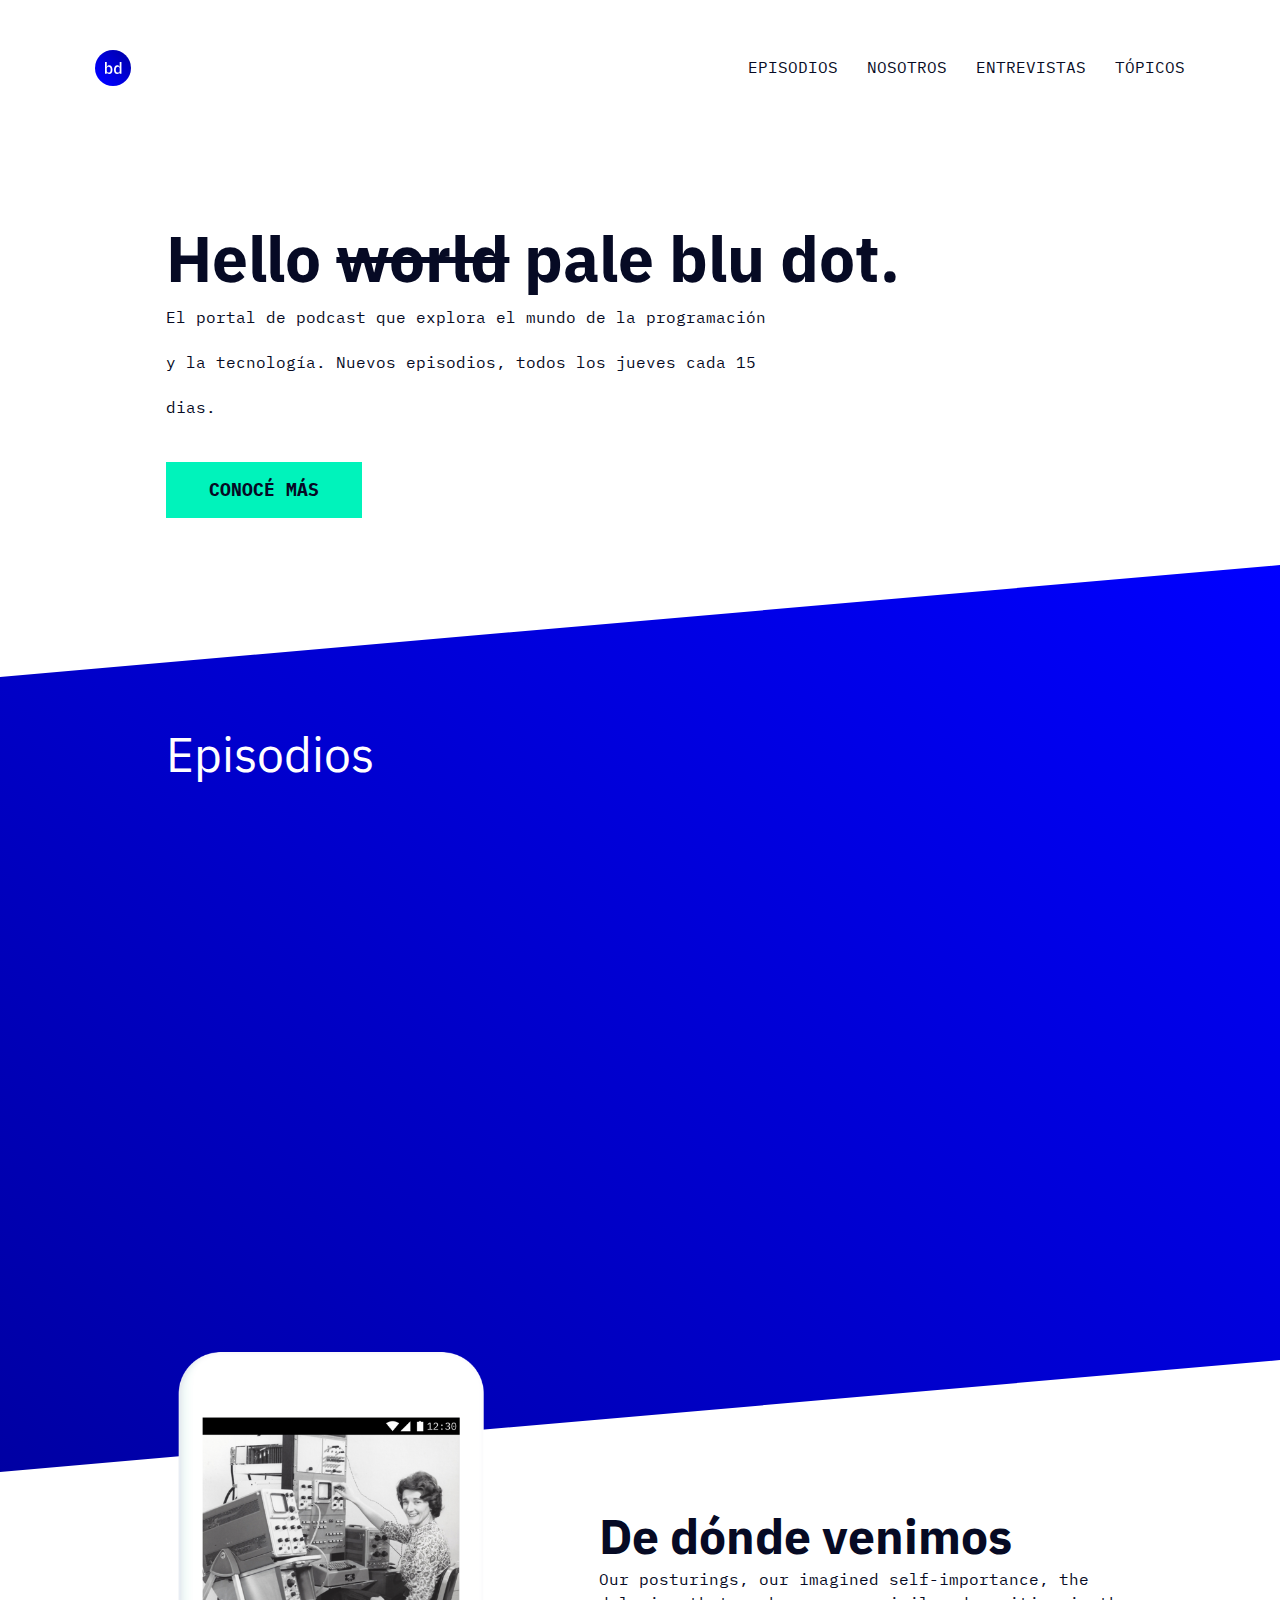
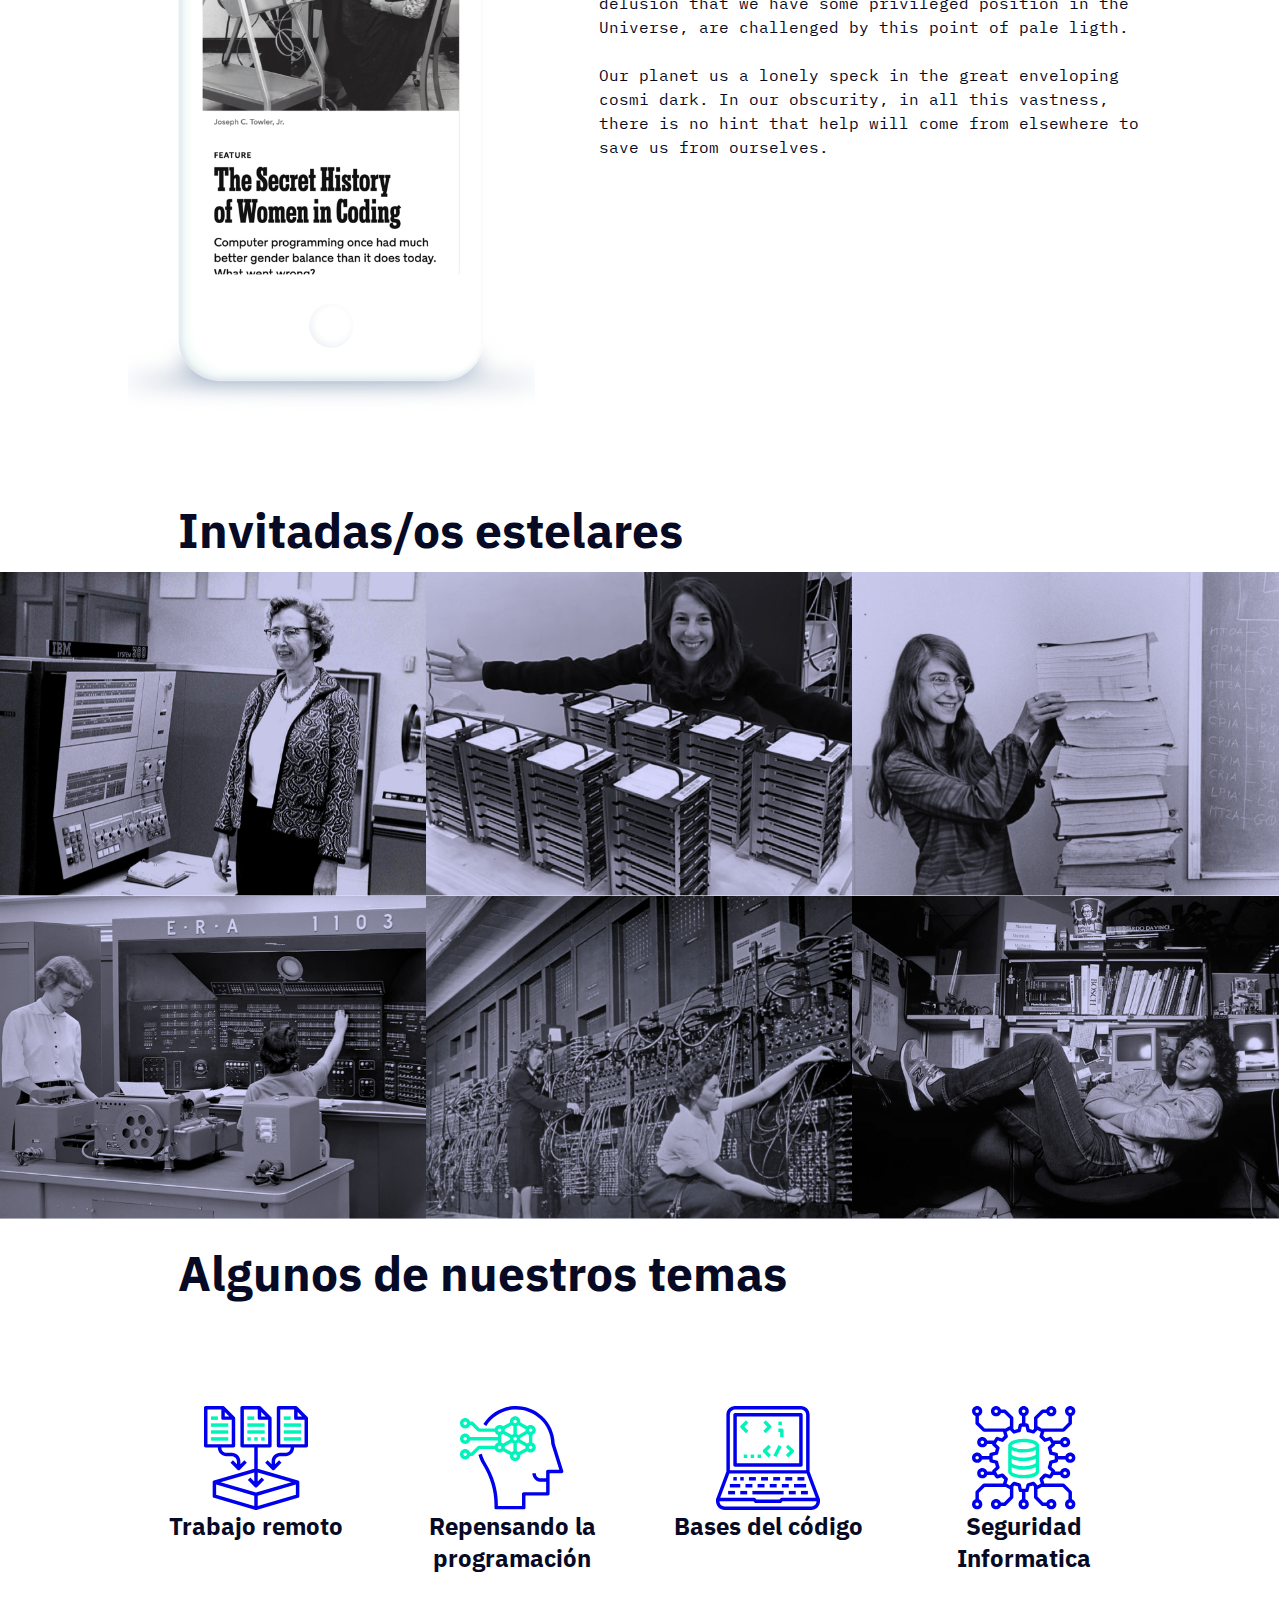
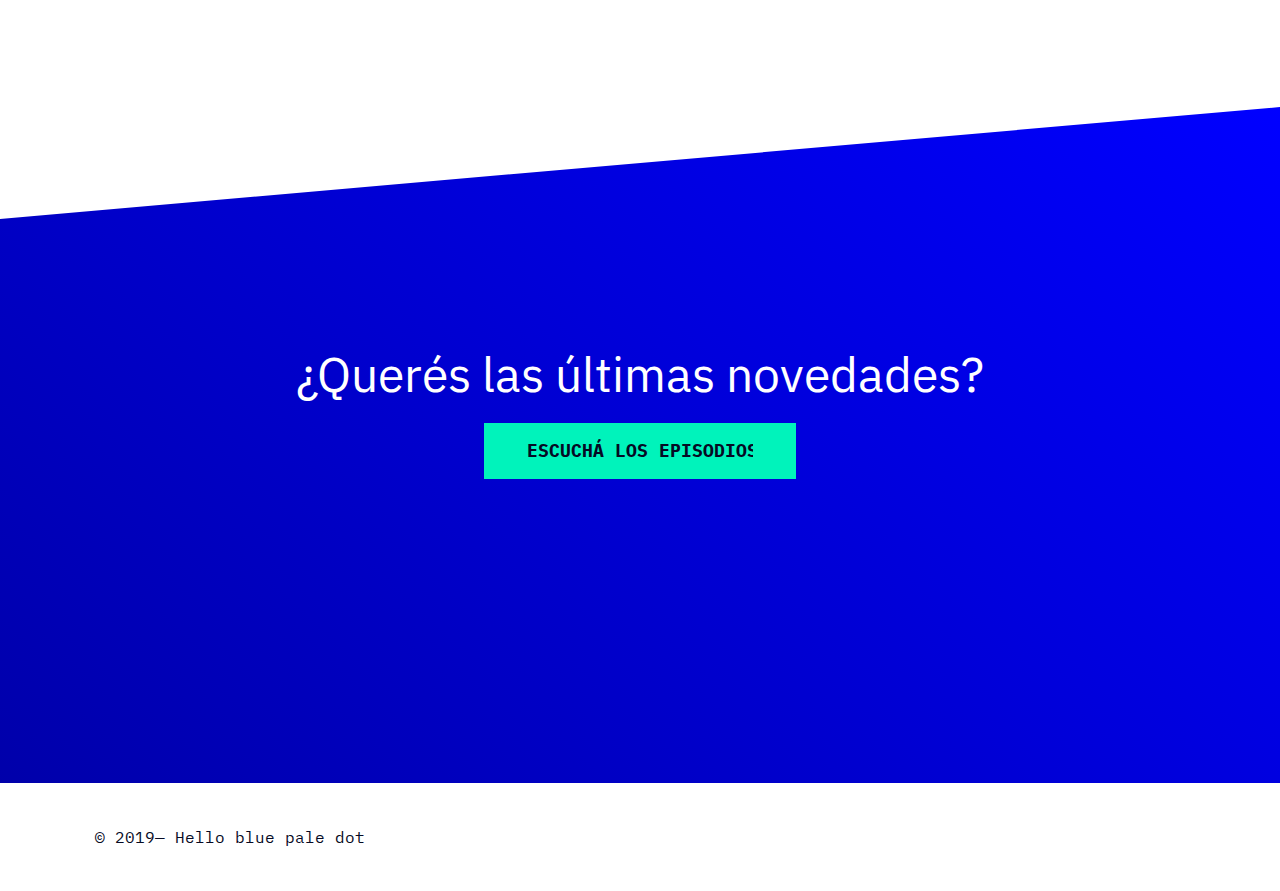
<file: index.html>
<!DOCTYPE html>
<html lang="en">

<head>
    <meta charset="UTF-8">
    <meta name="viewport" content="width=device-width, initial-scale=1.0">
    <title>Podcast</title>

    <link rel="stylesheet" href="./style.css">

    <link rel="preconnect" href="https://fonts.gstatic.com">
    <link href="https://fonts.googleapis.com/css2?family=IBM+Plex+Mono&display=swap" rel="stylesheet">

    <link rel="preconnect" href="https://fonts.gstatic.com">
    <link href="https://fonts.googleapis.com/css2?family=IBM+Plex+Sans&display=swap" rel="stylesheet">
    <link rel="preconnect" href="https://fonts.gstatic.com">
    <link rel="preconnect" href="https://fonts.gstatic.com">
    <link href="https://fonts.googleapis.com/css2?family=IBM+Plex+Mono:wght@500&display=swap" rel="stylesheet">


    <link rel="stylesheet" href="https://use.fontawesome.com/releases/v5.8.1/css/all.css" integrity="sha384-50oBUHEmvpQ+1lW4y57PTFmhCaXp0ML5d60M1M7uH2+nqUivzIebhndOJK28anvf" crossorigin="anonymous">

</head>

<body>
    <header>
        <div class="barra">
            <a href="/">

                <img src="./img/logo.svg" alt="Logotipo" class="logo">
            </a>


            </nav>

            <nav class="nav font1">

                <a href="episodios.html">EPISODIOS</a>
                <a href="nosotros.html">NOSOTROS</a>
                <a href="entrevistas.html">ENTREVISTAS</a>
                <a href="topicos.html">TÓPICOS</a>
            </nav>

            <div class="menu-wrap">
                <input type="checkbox" class="toggler">
                <div class="hamburger">
                    <div></div>
                </div>
                <div class="menu font1">
                    <div>
                        <div>
                            <ul>
                                <li><a href="episodios.html">EPISODIOS</a></li>
                                <li><a href="nosotros.html">NOSOTROS</a></li>
                                <li><a href="entrevistas.html">ENTREVISTAS</a></li>
                                <li><a href="topicos.html">TÓPICOS</a></li>
                            </ul>
                        </div>
                    </div>

                </div>
            </div>

        </div>

    </header>
    <main>
        <section class="hello">
            <h2>Hello <strike>world</strike> pale blu dot.</h2>
            <div>
                <p>El portal de podcast que explora el mundo de la programación y la tecnología. Nuevos episodios, todos los jueves cada 15 dias.
                </p>
            </div>
            <div class="button">
                <input type="button" class="boton fontBoton" value="Conocé más">
            </div>
        </section>

        <section class="spotify azul">

            <div class="frente">
                <h2>Episodios</h2>

                <div class="spo">
                    <iframe class="sp" src="https://open.spotify.com/embed-podcast/episode/1ezdL2ivAGLwSE6Xbssxqt" width="100%" height="232" frameborder="0" allowtransparency="true" allow="encrypted-media"></iframe>

                    <iframe class="sp" src="https://open.spotify.com/embed-podcast/episode/6eCHJ8yOYtksW8OT93Dbdu" width="100%" height="232" frameborder="0" allowtransparency="true" allow="encrypted-media"></iframe>
                </div>
                <div class="spo">
                    <iframe class="sp" src="https://open.spotify.com/embed-podcast/episode/3cWta1iiQSfvrdHaCbLkSD" width="100%" height="232" frameborder="0" allowtransparency="true" allow="encrypted-media"></iframe>
                    <iframe class="sp" src="https://open.spotify.com/embed-podcast/episode/31VyAQAwBiKoHVoYUCEzjQ" width="100%" height="232" frameborder="0" allowtransparency="true" allow="encrypted-media"></iframe>

                </div>
            </div>
        </section>
        <section class="phone">

            <img src="./img/phone.png" alt="phone">

            <div>
                <h2>De dónde venimos</h2>
                <p><br>Our posturings, our imagined self-importance, the delusion that we have some privileged position in the Universe, are challenged by this point of pale ligth. <br><br> Our planet us a lonely speck in the great enveloping cosmi dark.
                    In our obscurity, in all this vastness, there is no hint that help will come from elsewhere to save us from ourselves.</p>
            </div>
        </section>




        <section class="imgw">
            <h2>Invitadas/os estelares</h2>
            <div class="  women">
                <img class="w" src="./img/grace-hopper.png" alt="grace-hoppero">
                <img class="w" src="./img/Katie-Bouman.png" alt="Katie-Bouman">
                <img class="w" src="./img/Margaret_Hamilton.png" alt="Margaret_Hamilton">

            </div>
            <div class="  women">
                <img class="w" src="./img/An E.R.A.Univac 1103 computer in the 1950s.png" alt="An E.R.A.Univac 1103 computer in the 1950s">
                <img class="w" class="w" src="./img/Computer operators with an Eniac — the world’s first programmable general-purpose computer.png" alt="Computer operators with an Eniac — the world’s first programmable general-purpose computer">
                <img class="w" src="./img/susan-kare.png" alt="susan-kare">

            </div>
        </section>

        <section class="ic">
            <h2>Algunos de nuestros temas</h2>
            <section>
                <div>
                    <img src="./img/icon1.svg" alt="trabajo_remoto">
                    <a href="#">
                        <h3>Trabajo remoto</h3>
                    </a>
                </div>
                <div>
                    <img src="./img/icon2.svg" alt="Representando_la_programación">
                    <a href="#">

                        <h3>Repensando la programación</h3>
                    </a>
                </div>
                <div>
                    <img src="./img/icon3.svg" alt="Bases_del_codigo">
                    <a href="#">
                        <h3>Bases del código</h3>
                    </a>
                </div>
                <div>
                    <img src="./img/icon4.svg" alt="Seguridad_inormatica">
                    <a href="#">
                        <h3>Seguridad Informatica</h3>
                    </a>
                </div>
            </section>
        </section>


        <section class="over">
            <div class="centrado azul2">
                <div class="nov" ">
                <h2>¿Querés las últimas novedades?</h2>
                <input type="button " class="boton fontBoton " value="ESCUCHÁ LOS EPISODIOS ">
                </div>
            </div>
        </section>





       




    </main>
   
    <footer>

        <div class="span ">© 2019— Hello blue pale dot </div>

        <div class="ico ">
            <a href="https://www.spotify.com/ar/ "> <i class="fab fa-spotify "> </i> </a>



            <a href="https://www.instagram.com/ "> <i class="fab fa-instagram "></i> </a>

            <a href="https://twitter.com/?lang=es "> <i class="fab fa-twitter-square "></i> </a>


            <a href="https://www.facebook.com/ "> <i class="fab fa-facebook-square "></i> </a>

            <a href="https://web.telegram.org/#/login "><i class="fab fa-telegram "></i> </a>

        </div>




    </footer>


</body>

</html>
</file>
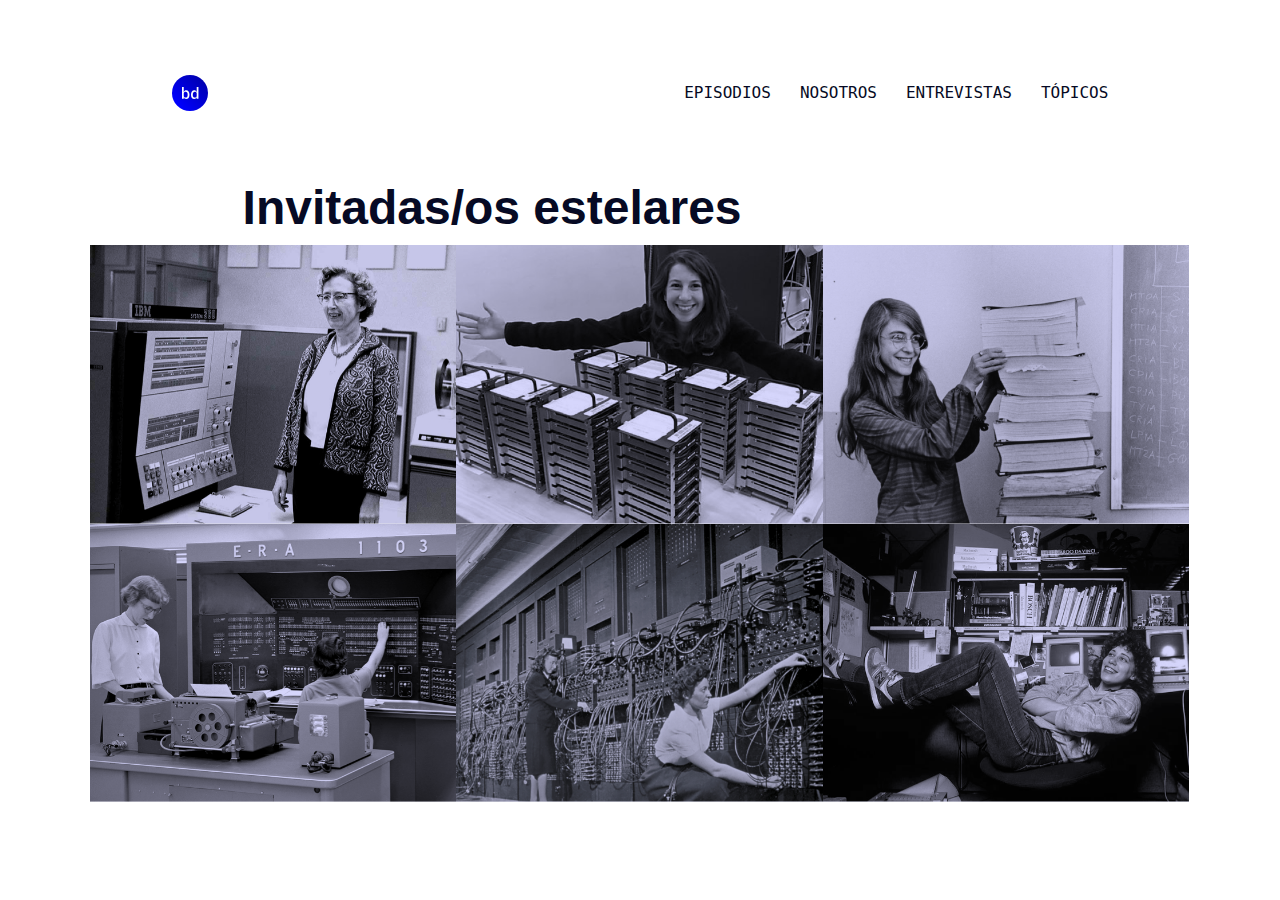
<file: entrevistas.html>
<!DOCTYPE html>
<html lang="en">

<head>
    <meta charset="UTF-8">
    <meta name="viewport" content="width=device-width, initial-scale=1.0">
    <link rel="stylesheet" href="./style.css">
    <title>Document</title>
</head>

<body>
    <header>

        <header>
            <div class="barra">
                <a href="/">

                    <img src="./img/logo.svg" alt="Logotipo" class="logo">
                </a>


                </nav>

                <nav class="nav font1">

                    <a href="episodios.html">EPISODIOS</a>
                    <a href="nosotros.html">NOSOTROS</a>
                    <a href="entrevistas.html">ENTREVISTAS</a>
                    <a href="topicos.html">TÓPICOS</a>
                </nav>

                <div class="menu-wrap">
                    <input type="checkbox" class="toggler">
                    <div class="hamburger">
                        <div></div>
                    </div>
                    <div class="menu font1">
                        <div>
                            <div>
                                <ul>
                                    <li><a href="episodios.html">EPISODIOS</a></li>
                                    <li><a href="nosotros.html">NOSOTROS</a></li>
                                    <li><a href="entrevistas.html">ENTREVISTAS</a></li>
                                    <li><a href="topicos.html">TÓPICOS</a></li>
                                </ul>
                            </div>
                        </div>

                    </div>
                </div>

            </div>

        </header>




        <section class="imgw">
            <h2>Invitadas/os estelares</h2>
            <div class="  women">
                <img class="w" src="./img/grace-hopper.png" alt="grace-hoppero">
                <img class="w" src="./img/Katie-Bouman.png" alt="Katie-Bouman">
                <img class="w" src="./img/Margaret_Hamilton.png" alt="Margaret_Hamilton">

            </div>
            <div class="  women">
                <img class="w" src="./img/An E.R.A.Univac 1103 computer in the 1950s.png" alt="An E.R.A.Univac 1103 computer in the 1950s">
                <img class="w" class="w" src="./img/Computer operators with an Eniac — the world’s first programmable general-purpose computer.png" alt="Computer operators with an Eniac — the world’s first programmable general-purpose computer">
                <img class="w" src="./img/susan-kare.png" alt="susan-kare">

            </div>
        </section>

</body>

</html>
</file>
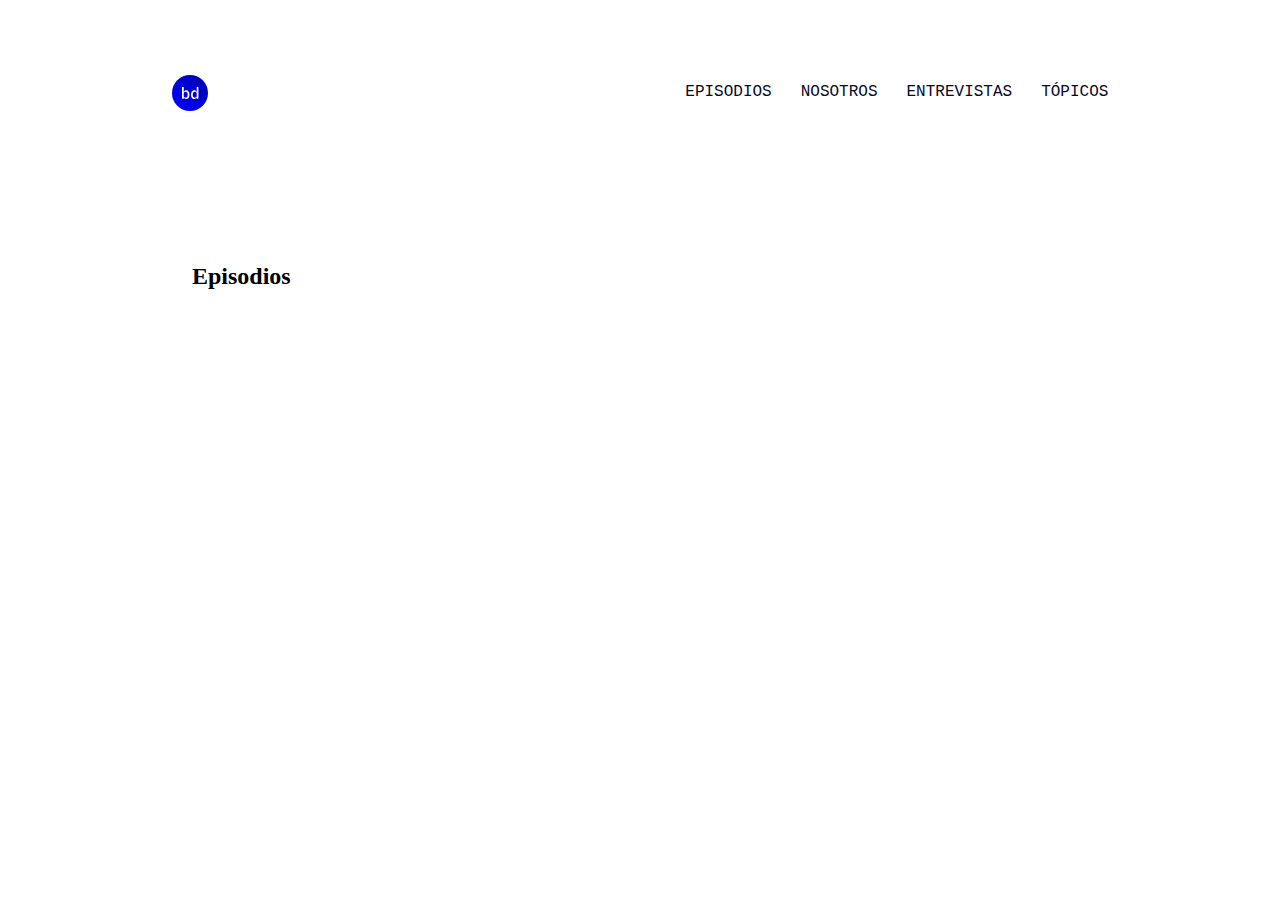
<file: episodios.html>
<!DOCTYPE html>
<html lang="en">

<head>
    <meta charset="UTF-8">
    <meta name="viewport" content="width=device-width, initial-scale=1.0">
    <link rel="stylesheet" href="./style.css">
    <title>Document</title>
</head>



<body>
    <header>

        <header>
            <div class="barra">
                <a href="/">

                    <img src="./img/logo.svg" alt="Logotipo" class="logo">
                </a>


                </nav>

                <nav class="nav font1">

                    <a href="episodios.html">EPISODIOS</a>
                    <a href="nosotros.html">NOSOTROS</a>
                    <a href="entrevistas.html">ENTREVISTAS</a>
                    <a href="topicos.html">TÓPICOS</a>
                </nav>

                <div class="menu-wrap">
                    <input type="checkbox" class="toggler">
                    <div class="hamburger">
                        <div></div>
                    </div>
                    <div class="menu font1">
                        <div>
                            <div>
                                <ul>
                                    <li><a href="episodios.html">EPISODIOS</a></li>
                                    <li><a href="nosotros.html">NOSOTROS</a></li>
                                    <li><a href="entrevistas.html">ENTREVISTAS</a></li>
                                    <li><a href="topicos.html">TÓPICOS</a></li>
                                </ul>
                            </div>
                        </div>

                    </div>
                </div>

            </div>

        </header>



        <section class="spotify">
            <h2 class="fBlanco mar">Episodios</h2>

            <div class="flex spo">
                <iframe class="sp" src="https://open.spotify.com/embed-podcast/episode/6eCHJ8yOYtksW8OT93Dbdu" width="100%" height="232" frameborder="0" allowtransparency="true" allow="encrypted-media"></iframe>
                <iframe class="sp" src="https://open.spotify.com/embed-podcast/episode/1ezdL2ivAGLwSE6Xbssxqt" width="100%" height="232" frameborder="0" allowtransparency="true" allow="encrypted-media"></iframe>
            </div>
            <div class="flex spo">
                <iframe class="sp" src="https://open.spotify.com/embed-podcast/episode/3cWta1iiQSfvrdHaCbLkSD" width="100%" height="232" frameborder="0" allowtransparency="true" allow="encrypted-media"></iframe>
                <iframe class="sp" src="https://open.spotify.com/embed-podcast/episode/31VyAQAwBiKoHVoYUCEzjQ" width="100%" height="232" frameborder="0" allowtransparency="true" allow="encrypted-media"></iframe>

            </div>
        </section>


</body>

</html>
</file>
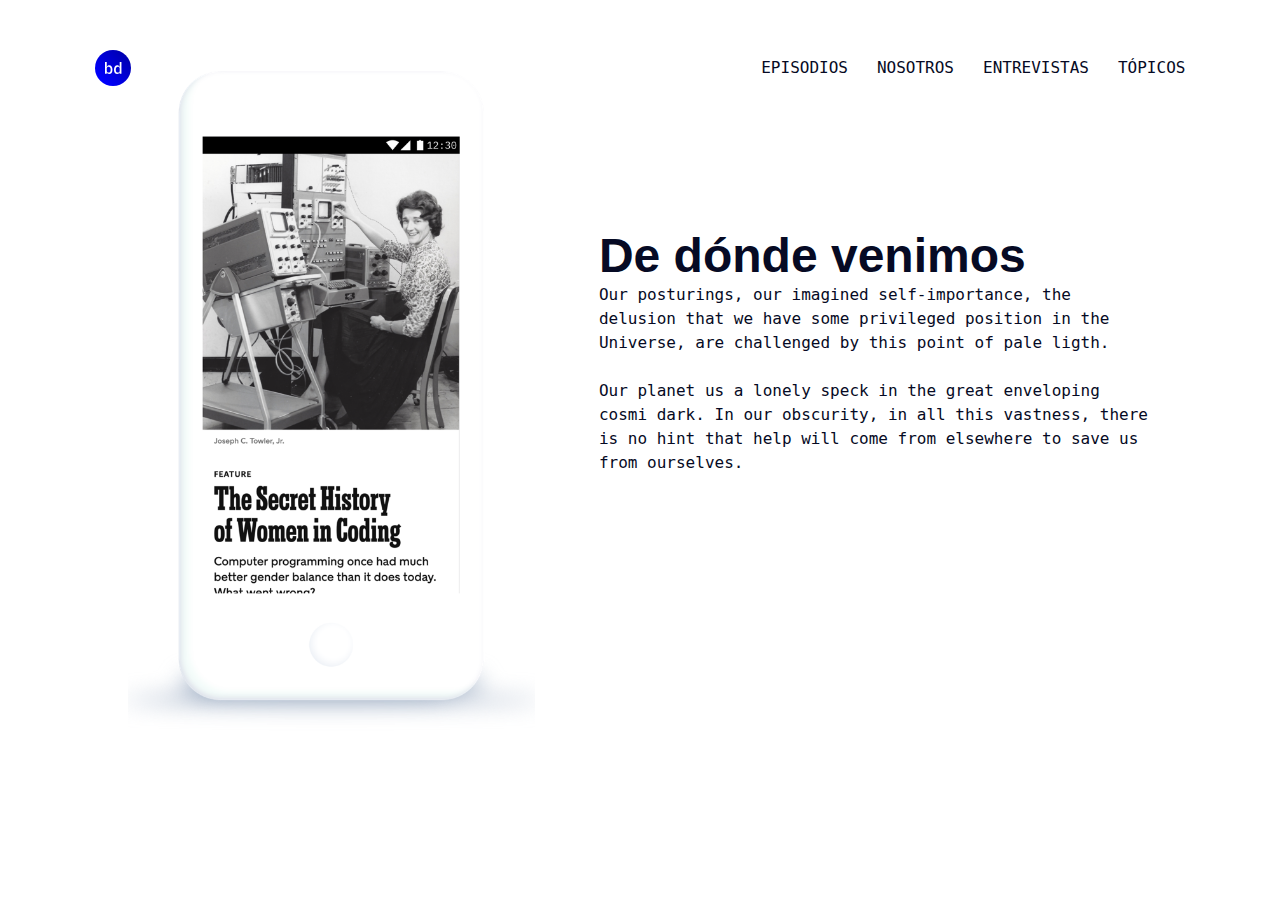
<file: nosotros.html>
<!DOCTYPE html>
<html lang="en">

<head>
    <meta charset="UTF-8">
    <meta name="viewport" content="width=device-width, initial-scale=1.0">
    <link rel="stylesheet" href="./style.css">

    <title>Document</title>
</head>



<body>

    <header>
        <div class="barra">
            <a href="/">

                <img src="./img/logo.svg" alt="Logotipo" class="logo">
            </a>


            </nav>

            <nav class="nav font1">

                <a href="episodios.html">EPISODIOS</a>
                <a href="nosotros.html">NOSOTROS</a>
                <a href="entrevistas.html">ENTREVISTAS</a>
                <a href="topicos.html">TÓPICOS</a>
            </nav>

            <div class="menu-wrap">
                <input type="checkbox" class="toggler">
                <div class="hamburger">
                    <div></div>
                </div>
                <div class="menu font1">
                    <div>
                        <div>
                            <ul>
                                <li><a href="episodios.html">EPISODIOS</a></li>
                                <li><a href="nosotros.html">NOSOTROS</a></li>
                                <li><a href="entrevistas.html">ENTREVISTAS</a></li>
                                <li><a href="topicos.html">TÓPICOS</a></li>
                            </ul>
                        </div>
                    </div>

                </div>
            </div>

        </div>

    </header>




    <section class="phone">

        <img src="./img/phone.png" alt="phone">

        <div>
            <h2>De dónde venimos</h2>
            <p><br>Our posturings, our imagined self-importance, the delusion that we have some privileged position in the Universe, are challenged by this point of pale ligth. <br><br> Our planet us a lonely speck in the great enveloping cosmi dark. In
                our obscurity, in all this vastness, there is no hint that help will come from elsewhere to save us from ourselves.</p>
        </div>
    </section>



</body>

</html>
</file>
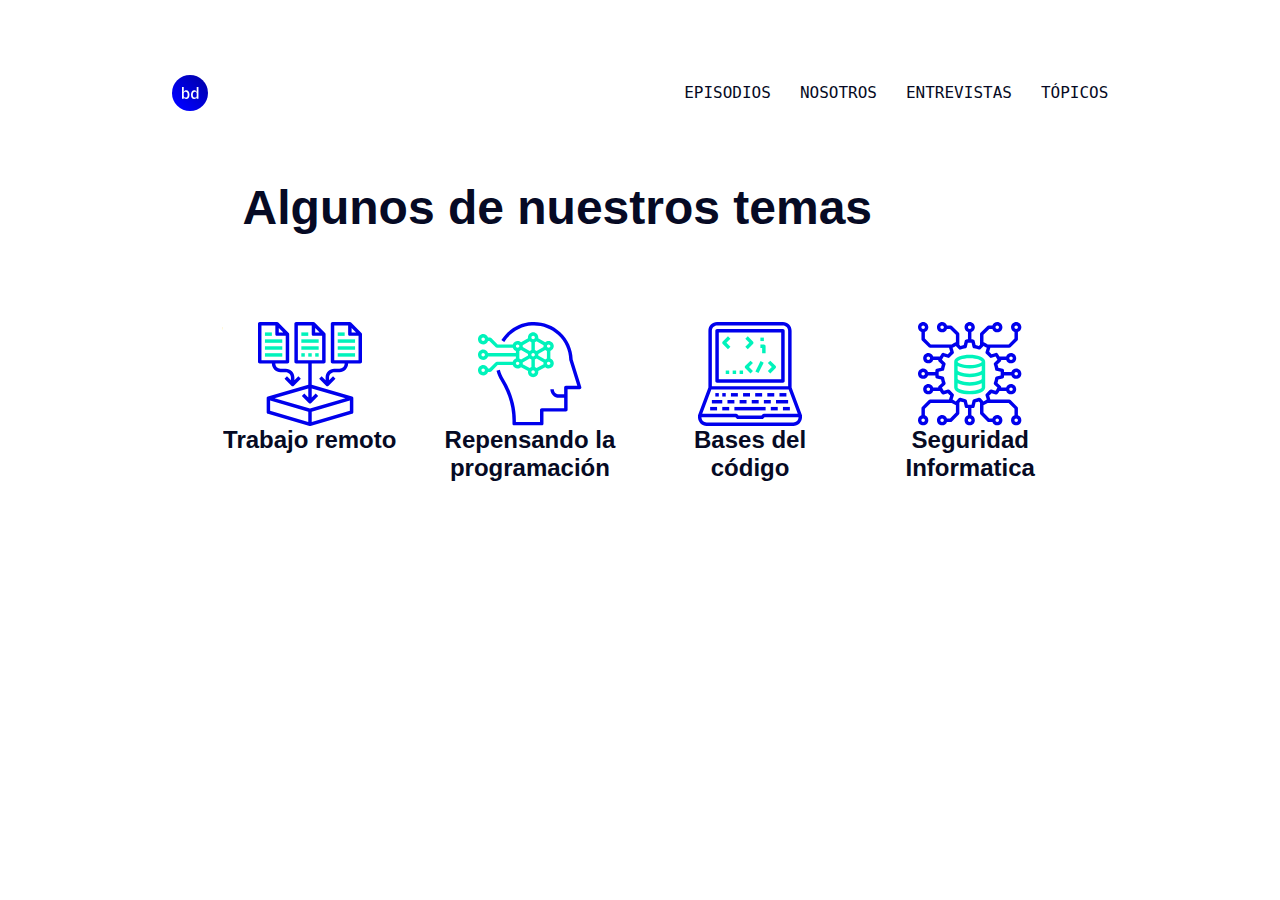
<file: topicos.html>
<!DOCTYPE html>
<html lang="en">

<head>
    <meta charset="UTF-8">
    <meta name="viewport" content="width=device-width, initial-scale=1.0">
    <link rel="stylesheet" href="./style.css">
    <title>Document</title>
</head>




<body>
    <header>

        <header>
            <div class="barra">
                <a href="/">

                    <img src="./img/logo.svg" alt="Logotipo" class="logo">
                </a>


                </nav>

                <nav class="nav font1">

                    <a href="episodios.html">EPISODIOS</a>
                    <a href="nosotros.html">NOSOTROS</a>
                    <a href="entrevistas.html">ENTREVISTAS</a>
                    <a href="topicos.html">TÓPICOS</a>
                </nav>

                <div class="menu-wrap">
                    <input type="checkbox" class="toggler">
                    <div class="hamburger">
                        <div></div>
                    </div>
                    <div class="menu font1">
                        <div>
                            <div>
                                <ul>
                                    <li><a href="episodios.html">EPISODIOS</a></li>
                                    <li><a href="nosotros.html">NOSOTROS</a></li>
                                    <li><a href="entrevistas.html">ENTREVISTAS</a></li>
                                    <li><a href="topicos.html">TÓPICOS</a></li>
                                </ul>
                            </div>
                        </div>

                    </div>
                </div>

            </div>

        </header>




        <section class="ic">
            <h2>Algunos de nuestros temas</h2>
            <section>
                <div>
                    <img src="./img/icon1.svg" alt="trabajo_remoto">
                    <a href="#">
                        <h3>Trabajo remoto</h3>
                    </a>
                </div>
                <div>
                    <img src="./img/icon2.svg" alt="Representando_la_programación">
                    <a href="#">

                        <h3>Repensando la programación</h3>
                    </a>
                </div>
                <div>
                    <img src="./img/icon3.svg" alt="Bases_del_codigo">
                    <a href="#">
                        <h3>Bases del código</h3>
                    </a>
                </div>
                <div>
                    <img src="./img/icon4.svg" alt="Seguridad_inormatica">
                    <a href="#">
                        <h3>Seguridad Informatica</h3>
                    </a>
                </div>
            </section>
        </section>

</body>

</html>
</file>
<file: style.css>
:root {
         --menu-speed: 0.75s;
     }
     
     * {
         margin: 0;
         box-sizing: border-box;
         padding: 0;
     }
     
     body {
         width: 100%;
         height: 100%;
     }
     /**HEADER*/
     
     header {
         height: 15vh;
         padding: 2% 7%;
     }
     
     .barra {
         background: rgb(255, 255, 255);
         padding: 5px;
         border: 0px solid rgb(14, 13, 13);
         height: 100%;
         display: block;
         display: flex;
         align-items: center;
         justify-content: space-between;
     }
     
     .logo {
         display: block;
         height: 4vh;
     }
     
     .nav a {
         display: inline-block;
     }
     
     .nav>a:hover {
         font-family: 'IBM Plex Mono', monospace;
         font-size: 16px;
         color: #00F3BB;
         letter-spacing: 0;
         line-height: 28px;
         font-weight: bold;
     }
     
     .nav>a:active {
         font-family: 'IBM Plex Mono', monospace;
         font-size: 16px;
         color: rgba(6, 10, 36, 0.56);
         letter-spacing: 0;
         line-height: 28px;
     }
     
     .font1 a {
         font-family: 'IBM Plex Mono', monospace;
         font-size: 16px;
         color: #060A24;
         letter-spacing: 0;
         line-height: 2.8vh;
         text-decoration: none;
         margin-left: 25px
     }
     /*MAIN*/
     
     main {
         height: 100%;
         width: 100%;
     }
     /*HELLO*/
     
     .hello {
         display: flex;
         flex-direction: column;
         padding: 8% 13%;
     }
     
     .hello>h2 {
         font-family: 'IBM Plex Sans', sans-serif;
         font-size: 64px;
         color: #060A24;
         letter-spacing: 0;
         line-height: 42px;
         padding-bottom: 1rem;
         display: block;
     }
     
     .hello>div>p {
         display: block;
         width: 65%;
         font-family: 'IBM Plex Mono', monospace;
         font-size: 16px;
         color: #060A24;
         letter-spacing: 0;
         line-height: 5vh;
         padding-bottom: 2rem;
     }
     
     .button {
         display: inline-block;
     }
     
     .boton:hover {
         background-image: linear-gradient(225deg, #0000FE 0%, #00F0B8 100%);
     }
     
     .boton {
         margin: 0px;
         padding: 16px 43px;
         background-color: #00F3BB;
         border: none;
     }
     
     .fontBoton {
         font-family: 'IBM Plex Mono', monospace;
         font-size: 18px;
         color: #060A24;
         text-align: center;
         line-height: 24px;
         text-transform: uppercase;
         font-weight: bold;
     }
     /*SOTIFY*/
     
     .frente>h2 {
         font-family: 'IBM Plex Sans', sans-serif;
         font-size: 48px;
         color: #FFFFFF;
         letter-spacing: 0;
         font-weight: normal;
         margin-left: 5vw;
     }
     
     .azul {
         background-image: linear-gradient(225deg, #0000FF 0%, #0000A3 100%);
         transform: skew(0, -5deg);
         width: 100%;
         z-index: -1;
     }
     
     .spotify {
         padding: 8vw;
         z-index: 1;
     }
     
     .frente {
         z-index: -1;
         transform: skew(0, 5deg);
     }
     
     .sp {
         width: 584px;
         height: 232px;
     }
     
     .spo {
         display: flex;
         justify-content: space-around;
         padding: 1em;
     }
     /*PHONE*/
     
     .phone>img {
         width: 457px;
         height: 660px;
     }
     
     .phone>div {
         margin-left: 5vw;
         margin-top: -100px;
     }
     
     .phone>div>h2 {
         font-family: 'IBM Plex Sans', sans-serif;
         font-size: 48px;
         color: #060A24;
         letter-spacing: 0;
         width: 200px;
         padding-bottom: 24px;
         display: inline;
     }
     
     .phone>div>p {
         width: 464px;
         height: 204px;
         font-family: 'IBM Plex Mono', monospace;
         font-size: 16px;
         color: #060A24;
         letter-spacing: 0;
         line-height: 24px;
         display: inline;
     }
     
     .phone {
         position: relative;
         top: -5vw;
         left: 10vw;
         display: flex;
         align-items: center;
         width: 80%;
     }
     /*WOMEN*/
     
     .w {
         width: 33.3%;
         height: 9.3%;
     }
     
     .women {
         display: flex;
         width: 100%;
     }
     
     .imgw {
         width: 100%;
     }
     
     .imgw>h2 {
         margin: 1.8% 0 0.9% 13.9%;
         font-family: 'IBM Plex Sans', sans-serif;
         font-size: 48px;
         color: #060A24;
         letter-spacing: 0;
     }
     /*ICONOS*/
     
     .ic>h2 {
         font-family: 'IBM Plex Sans', sans-serif;
         font-size: 48px;
         color: #060A24;
         letter-spacing: 0;
         margin: 1.8% 0 0.9% 13.9%;
     }
     
     .ic>section {
         padding: 5% 10%;
         display: grid;
         grid-template-columns: 25% 25% 25% 25%;
         grid-template-rows: 80% 20;
     }
     
     .ic>section>div {
         padding: 10%;
         display: flex;
         flex-direction: column;
         align-items: center;
         text-align: center;
     }
     
     .ic>section>div>a>h3 {
         display: inline-block;
         font-family: 'IBM Plex Sans', sans-serif;
         font-size: 24px;
         color: #060A24;
         letter-spacing: 0;
         text-align: center;
     }
     
     .ic>section>div>a>h3:hover {
         font-family: 'IBM Plex Mono', monospace;
         font-size: 24px;
         color: #00F3BB;
         letter-spacing: 0;
         line-height: 28px;
         font-weight: bold;
     }
     
     .ic>section>div>a>h3:active {
         font-family: 'IBM Plex Mono', monospace;
         font-size: 24px;
         color: rgba(6, 10, 36, 0.56);
         letter-spacing: 0;
         line-height: 28px;
     }
     /*NOveDADES*/
     
     .nov {
         transform: skew(0, 5deg);
         z-index: 1;
         padding: 0vh;
     }
     
     .azul2 {
         background-image: linear-gradient(225deg, #0000FF 0%, #0000A3 100%);
         transform: skew(0, -5deg);
         width: 100%;
     }
     
     .nov>h2 {
         position: relative;
         top: 20vh;
         font-family: 'IBM Plex Sans', sans-serif;
         font-size: 48px;
         color: #FFFFFF;
         font-weight: normal;
     }
     
     .nov>input {
         position: relative;
         top: 22vh;
     }
     
     .centrado {
         position: relative;
         bottom: -100px;
         height: 80vh;
         text-align: center;
         align-items: center;
         justify-content: space-between;
     }
     
     .over {
         overflow: hidden;
     }
     /*FOOTER*/
     
     footer {
         height: 12vh;
         border: 5px solid rgb(255, 255, 255);
         display: flex;
         flex-direction: row;
         align-items: center;
         justify-content: space-between;
         padding: 0 10vh;
     }
     
     .span {
         display: block;
         display: flex;
         font-family: 'IBM Plex Mono', monospace;
         font-size: 16px;
         color: #060A24;
         letter-spacing: 0;
         line-height: 28px;
     }
     
     .ico {
         display: block;
         display: flex;
         width: 30%;
         justify-content: space-around;
     }
     
     i {
         color: black;
     }
     /*MENU HAMBURGUESA*/
     
     .menu-wrap {
         position: absolute;
         top: -2;
         right: 0;
         z-index: 1;
         padding: 15px;
     }
     
     .menu-wrap .toggler {
         position: absolute;
         top: 2;
         right: 0;
         z-index: 2;
         cursor: pointer;
         width: 50px;
         height: 50px;
         opacity: 0;
     }
     
     .menu-wrap .hamburger {
         position: relative;
         top: 0;
         right: 0;
         z-index: 1;
         width: 60px;
         height: 60px;
         padding: 1rem;
         opacity: 1;
         display: flex;
         align-items: center;
         justify-content: center;
     }
     /*HAMBUER LINE*/
     
     .menu-wrap .hamburger>div {
         position: relative;
         width: 100%;
         height: 3px;
         background-color: #000000;
         display: flex;
         align-items: center;
         justify-content: center;
         transition: all 0.4s ease;
     }
     /*TOP AND BOTTOBMLINES*/
     
     .menu-wrap .hamburger>div:before,
     .menu-wrap .hamburger>div:after {
         content: '';
         position: absolute;
         z-index: 1;
         top: -10px;
         width: 100%;
         height: 3px;
         background: inherit;
     }
     /*MOVES LINE DOWN*/
     
     .menu-wrap .hamburger>div::after {
         top: 10px;
     }
     /*Toggler animate*/
     
     .menu-wrap .toggler:checked+.hamburger>div {
         transform: rotate(135deg);
     }
     /*Turn lines into*/
     
     .menu-wrap .toggler:checked+.hamburger>div:before,
     .menu-wrap .toggler:checked+.hamburger>div:after {
         top: 0;
         transform: rotate(90deg);
     }
     /*rotate on hover when checked*/
     
     .menu-wrap .toggler:checked+.hamburger>div:before {
         transform: rotate(255deg);
     }
     /*Sho menu*/
     
     .menu-wrap .toggler:checked~.menu {
         visibility: visible;
     }
     
     .menu-wrap .toggler:checked~.menu>div {
         transform: scale(1);
         transition-duration: var(--menu-speed);
     }
     
     .menu-wrap .toggler:checked~.menu>div>div {
         opacity: 1;
         transition: opacity 0.4s ease;
     }
     
     .menu-wrap .menu {
         position: fixed;
         top: 0;
         right: 0;
         width: 100%;
         height: 100%;
         visibility: hidden;
         overflow: hidden;
         display: flex;
         align-items: center;
         justify-content: center;
     }
     
     .menu-wrap .menu>div {
         background: #0000EC;
         width: 200vw;
         height: 50vw;
         display: flex;
         flex: none;
         align-items: flex-start;
         justify-content: center;
         transform: scale(0);
         transition: all 0.4s ease;
         position: absolute;
         top: 12vh;
         left: 0vw;
     }
     
     .menu-wrap .menu>div>div {
         text-align: left;
         max-width: 90vw;
         max-height: 100vh;
         opacity: 0;
         transition: opacity 0.4s ease;
     }
     
     .menu-wrap .menu>div>div>ul {
         position: absolute;
         top: 0vh;
         left: 0vw;
     }
     
     .menu-wrap .menu>div>div>ul>li {
         list-style: none;
         color: #ffffff;
         font-size: 2.5vh;
         padding: 0.7rem;
     }
     
     .menu-wrap .menu>div>div>ul>li>a {
         color: inherit;
         text-decoration: none;
         transition: color 0.4s ease;
     }
     /* MEDIA */
     
     @media screen and (max-width: 600px) {
         body {
             border: none;
         }
         header {
             height: 10vh;
             border: none;
             padding: 2vh;
         }
         .nav {
             display: none;
         }
         .hello {
             padding: 1vw;
         }
         .hello>h2 {
             font-family: 'IBM Plex Sans', sans-serif;
             font-size: 2.5rem;
             padding: 0.5rem;
             padding-bottom: 2rem;
         }
         .hello>div>p {
             display: block;
             width: 100%;
             font-size: 12px;
             line-height: 3vh;
         }
         .boton:hover {
             background-image: linear-gradient(225deg, #0000FE 0%, #00F0B8 100%);
         }
         .button {
             display: flex;
             justify-content: center;
             padding: 5vh;
         }
         .boton {
             margin: 5px;
             padding: 13px 96px;
             height: 50px;
         }
         .spo {
             display: flex;
             flex-wrap: wrap;
             padding: 0;
         }
         .frente>h2 {
             font-size: 36px;
             font-weight: normal;
             margin-left: -5vw;
             margin-bottom: 3vh;
         }
         .azul {
             height: 170vh;
         }
         .sp {
             width: 85vw;
             margin-left: 4vh;
             margin-right: 4vh;
         }
         .phone {
             display: flex;
             flex-wrap: wrap;
             padding: 0;
         }
         .phone>img {
             width: 360px;
             height: 519px;
         }
         .phone>div {
             display: flex;
             flex-direction: column;
             margin-top: 0.5vh;
         }
         .phone>div>h2 {
             display: inline-block;
             width: 60vw;
             font-size: 36px;
             line-height: 42px;
         }
         .phone>div>p {
             width: 85vw;
             height: 254px;
             font-size: 14px;
             line-height: 22px;
             display: inline-block;
         }
         .phone {
             position: relative;
             top: -20vw;
             left: -5px;
         }
         .w {
             width: 100%;
             height: 9.3%;
         }
         .women {
             width: 100%;
             display: flex;
             flex-direction: column;
             align-items: center;
         }
         .imgw {
             margin-top: 4vh;
             width: 100%;
         }
         .imgw>h2 {
             margin-top: 2vw;
             font-family: 'IBM Plex Sans', sans-serif;
             font-size: 36px;
             color: #060A24;
             letter-spacing: 0;
             line-height: 42px;
             margin: 2vw 0 2vw 2vw;
         }
         .ic>section {
             display: grid;
             grid-template-columns: 100%;
             grid-template-rows: 25% 25% 25% 25%;
         }
         .ic>section>div {
             padding: 5%;
             display: flex;
             flex-direction: column;
             align-items: center;
         }
         .ic>section>h3 {
             display: inline;
             display: flex;
             align-items: center;
         }
         .ic>h2 {
             font-size: 36px;
             line-height: 42px;
             margin: 2vw 0 2vw 2vw;
         }
         .nov>h2 {
             font-size: 36px;
             text-align: center;
             line-height: 42px;
             font-weight: normal;
         }
         .nov>input {
             position: relative;
             top: 20vh;
             padding: 0.2% 13.4%;
         }
         .fontBoton {
             font-family: 'IBM Plex Mono', monospace;
             font-size: 16px;
             text-align: center;
             line-height: 22px;
             padding: vh;
         }
         footer {
             display: flex;
             flex-direction: column;
             padding: 10vh 0;
             justify-content: space-around;
         }
         .span {
             display: block;
             display: flex;
             font-family: 'IBM Plex Mono', monospace;
             font-size: 16px;
             color: #060A24;
             letter-spacing: 0;
             line-height: 28px;
         }
         .ico {
             display: block;
             display: flex;
             width: 90%;
             justify-content: space-around;
         }
         i {
             padding: 3vh 0;
             color: black;
         }
     }
     
     @media screen and (min-width: 600px) {
         .menu-wrap {
             display: none;
         }
     }
</file>
